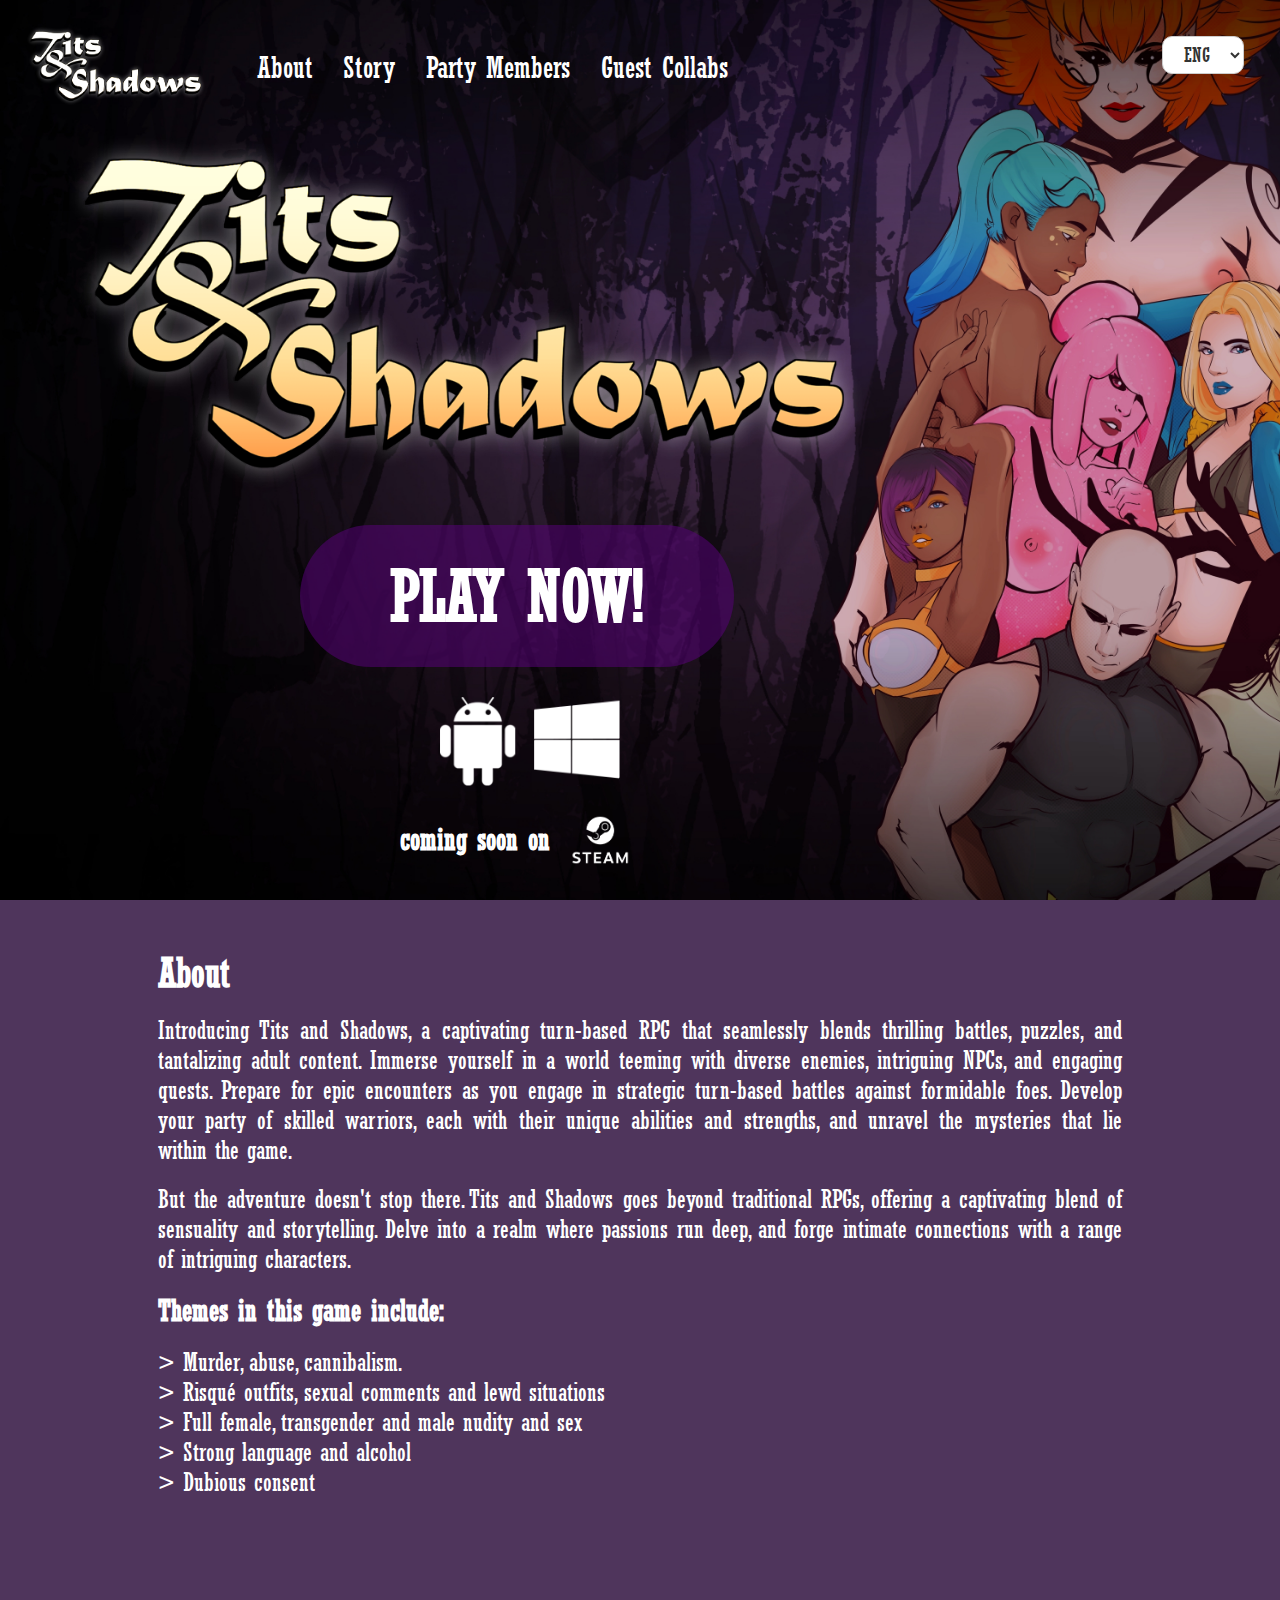
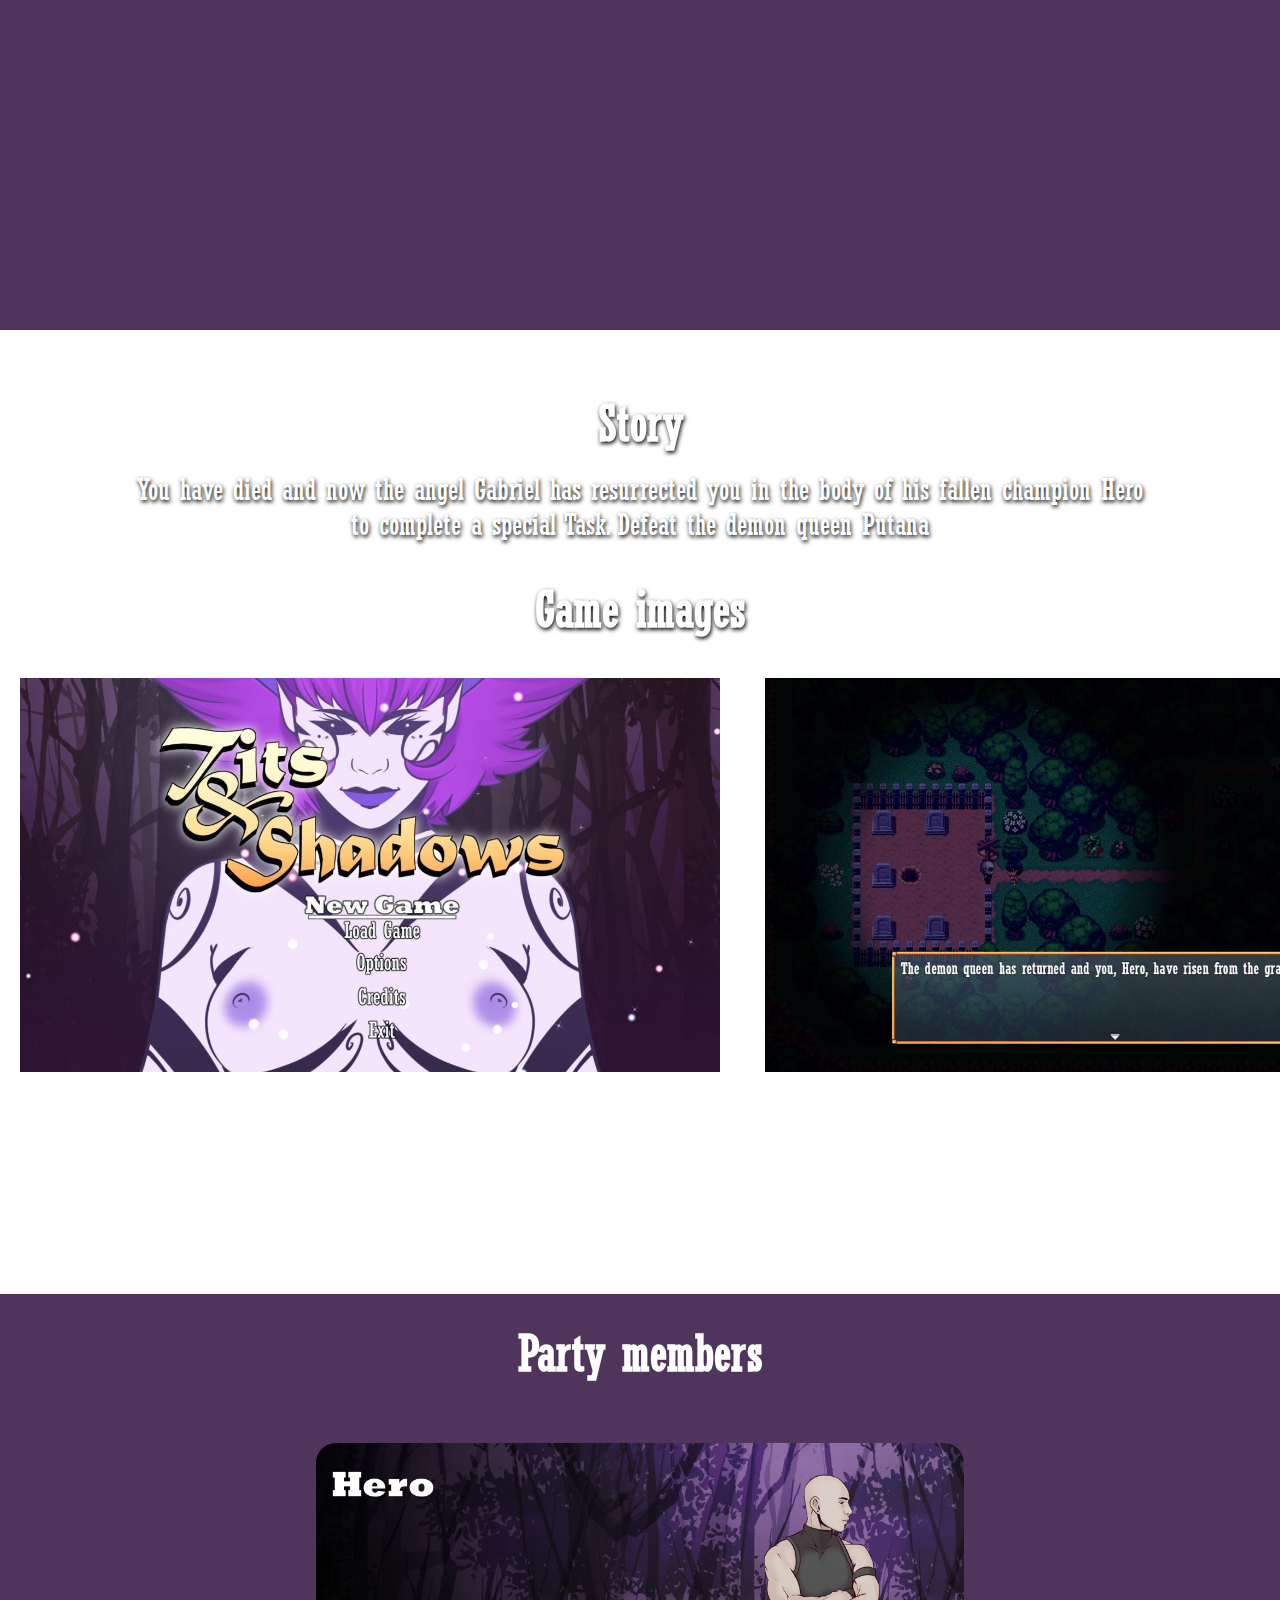
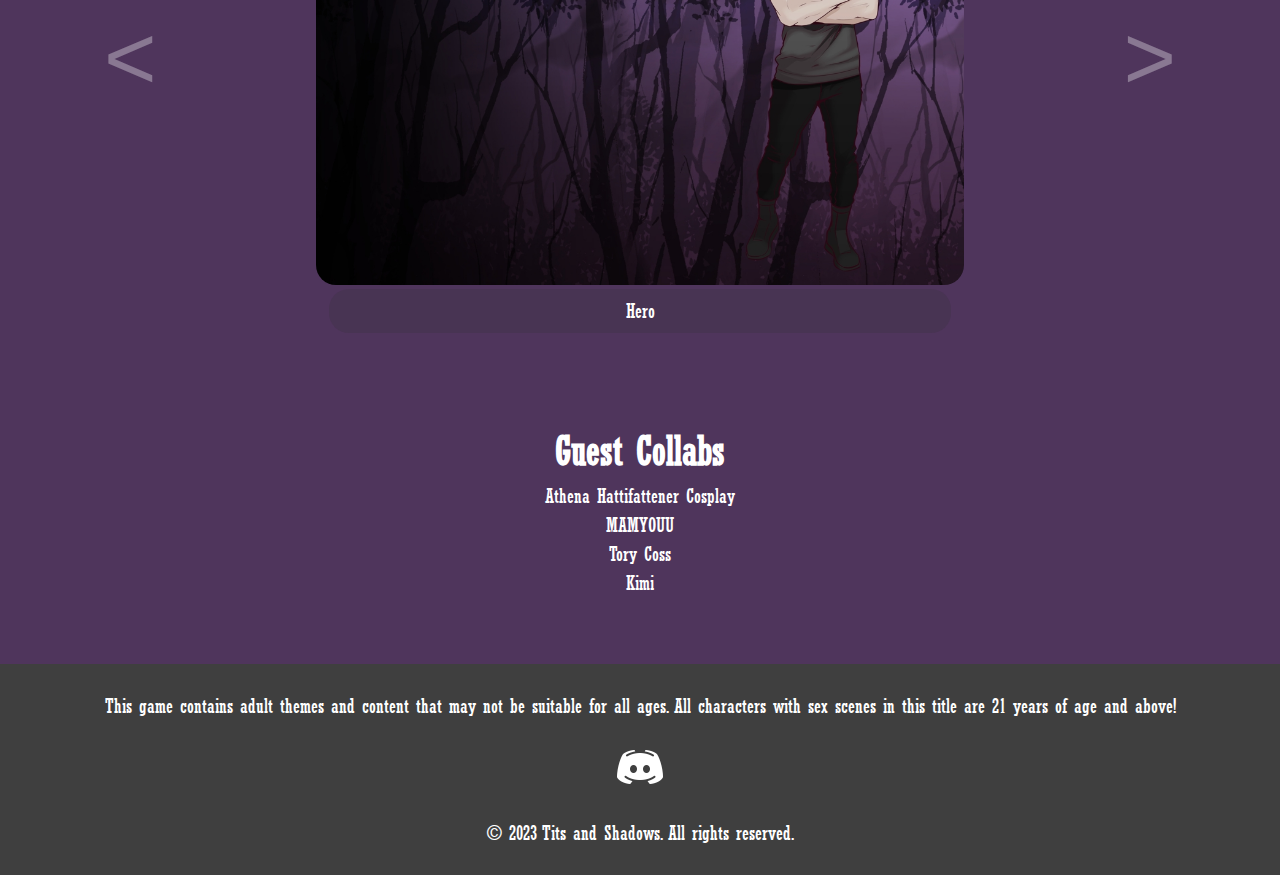
<file: index.html>
<!DOCTYPE html>
<html lang="en">
<head>
    <meta charset="UTF-8">
    <meta http-equiv="X-UA-Compatible" content="IE=edge">
    <meta name="viewport" content="width=device-width, initial-scale=1.0">
    <title>Tits And Shadows | Game</title>
    <link rel="stylesheet" href="style.css">
    <link
      rel="icon"
      type="image/x-icon"
      href="media/icoT&S.png" 
    />
</head>
<body>
    <!--Sección 1 -->
    <section class="sect1" id="home">
        <header class="header">
            <label class="header-nav">
                <a class="white-logo" href="#"><img src="media/logoBlanco.png" alt="Logo T&S white"></a>
                <nav class="nav-menu">
                    <a href="#about">About</a>
                    <a href="#story">Story</a>
                    <a href="#party-members">Party Members</a>
                    <a href="#guest-collabs">Guest Collabs</a>
                </nav>
                <div class="language">
                    <select id="language-Select">
                        <option value="eng" selected>ENG</option>
                        <option value="esp">ESP</option>
                        <option value="jpn">日本語</option>
                    </select>
                </div>
            </label>
        </header>
                <label class="left-top-items">
                    <img class="color-logo" src="media/logocolor.png" alt="Logo T&S color">
                    <h1><a href="https://www.newgrounds.com/portal/view/876537?updated=1680641482" class="play-button" target="_blank">PLAY NOW!</a></h1>
                    <img class="plataforms" src="media/Plataforms.png" alt="plataformas">
                </label>
                <div></div>
                <label class="steam-logo">
                    <h1>coming soon on</h1>
                    <img src="media/steamLogo.png" alt="Steam logo">
                </label>
    </section>

    <!--Sección 2 -->

    <section class="sect2" id="about">
        <label class="sect2">
            <h2 class="h2sect2">About</h2>
            <br>
            <p class="psect2">Introducing Tits and Shadows, a captivating turn-based RPG that seamlessly blends thrilling battles, puzzles, and tantalizing adult content. Immerse yourself in a world teeming with diverse enemies, intriguing NPCs, and engaging quests.
                Prepare for epic encounters as you engage in strategic turn-based battles against formidable foes. Develop your party of skilled warriors, each with their unique abilities and strengths, and unravel the mysteries that lie within the game.</p>
            <br>
            <p class="psect2">But the adventure doesn't stop there. Tits and Shadows goes beyond traditional RPGs, offering a captivating blend of sensuality and storytelling. Delve into a realm where passions run deep, and forge intimate connections with a range of intriguing characters.</p>
            <br>
            <label class="sect2label">
                <h2 class="h2themes">Themes in this game include:</h2>
                <br>
                <ul class="themes-list">
                    <li>> Murder, abuse, cannibalism.</li>
                    <li>> Risqué outfits, sexual comments and lewd situations</li>
                    <li>> Full female, transgender and male nudity and sex</li>
                    <li>> Strong language and alcohol</li>
                    <li>> Dubious consent</li>
                </ul>
            </label>
            <iframe class="trailer" src="https://www.youtube.com/embed/1qbX5-dUYTA" title="YouTube video player" frameborder="0" allow="accelerometer; autoplay; clipboard-write; encrypted-media; gyroscope; picture-in-picture; web-share" allowfullscreen></iframe>

        </label>

    </section>

    <!-- Sección 3 -->

    <section class="sect3" id="story">
        <div class="sect3">
            <h2 class="h2sect3">Story</h2>
            <br>
            <p class="psect3">You have died and now the angel Gabriel has resurrected you in the body of his fallen champion Hero to complete a special Task. Defeat the demon queen Putana</p>
            <br>
            <br>
            <h2 class="h2sect3">Game images</h2>
            <br>
        <div class="imagen-container">
            <img src="media/GameImage1.jpg" alt="Imagen 1">
            <img src="media/GameImage2.jpg" alt="Imagen 2">
            <img src="media/GameImage3.jpg" alt="Imagen 3">
            <img src="media/GameImage4.jpg" alt="Imagen 4">
            <!-- Agrega más imágenes según sea necesario -->
        </div>
        </div>
    </section>

    <!-- Sección 4 -->

    <section class="sect4" id="party-members">
        <div class="div-sect4">
            <h2 class="h2sect4">Party members</h2>
            <div class="image-viewer">
              <div class="image-container">
                <img id="current-image" src="media/HeroBio.jpg" alt="Hero Bio">
                <div id="image-text">Hero</div>
              </div>
              <button id="prev-button">&lt;</button>
              <button id="next-button">&gt;</button>
            </div>
              <script src="script.js"></script>
        </div>
    </section>

    <section class="sect5" id="guest-collabs">
        <div class="div-sect5">
            <h2 class="h2sect5">Guest Collabs</h2>
            <p class="psect5">Athena Hattifattener Cosplay</p>
            <p class="psect5">MAMYOUU</p>
            <p class="psect5">Tory Coss</p>
            <p class="psect5">Kimi</p>
        </div>
    </section>
    <footer>
        <p>This game contains adult themes and content that may not be suitable for all ages. All characters with sex scenes in this title are 21 years of age and above!</p>
        <br>
        <div class="redes">
            <a href="https://discord.gg/xrNR8zHPbZ" target="_blank"><img class="discord-logo" src="media/discordLogo.png" alt="Discord Logo"></a>
        </div>
        <br>
        <p>&copy; 2023 Tits and Shadows. All rights reserved.</p>
    </footer>

    <script>
        // Obtén el elemento select
        var languageSelect = document.getElementById('language-Select');

        // Agrega un evento change al select
        languageSelect.addEventListener('change', function() {
        // Obtiene el valor seleccionado
        var selectedLanguage = languageSelect.value;

        // Redirige al usuario a la página correspondiente
        if (selectedLanguage === 'eng') {
            window.location.href = 'index.html';
        } else if (selectedLanguage === 'esp') {
            window.location.href = 'Lang=ES.html';
        }else if (selectedLanguage === 'jpn'){
            window.location.href = 'Lang=日本語.html'
        }
        });
      </script>
</body>
</html>
</file>
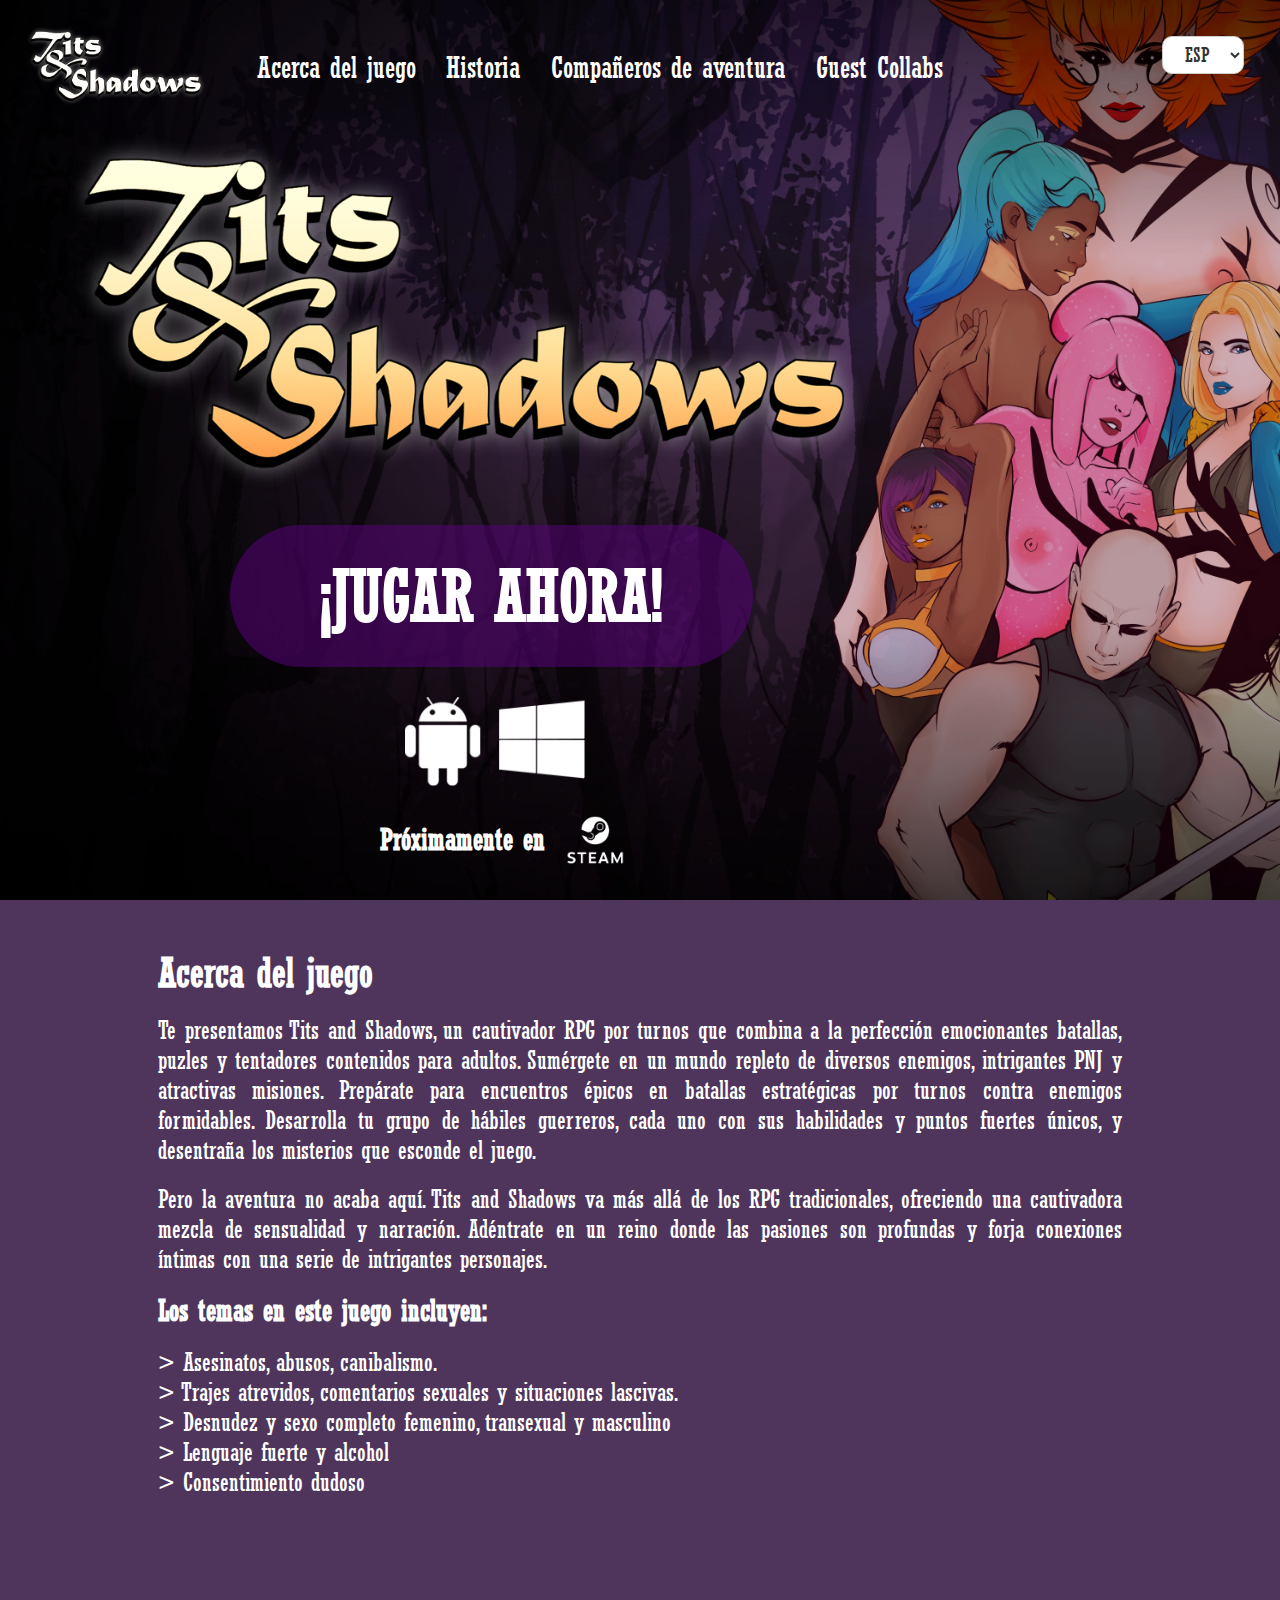
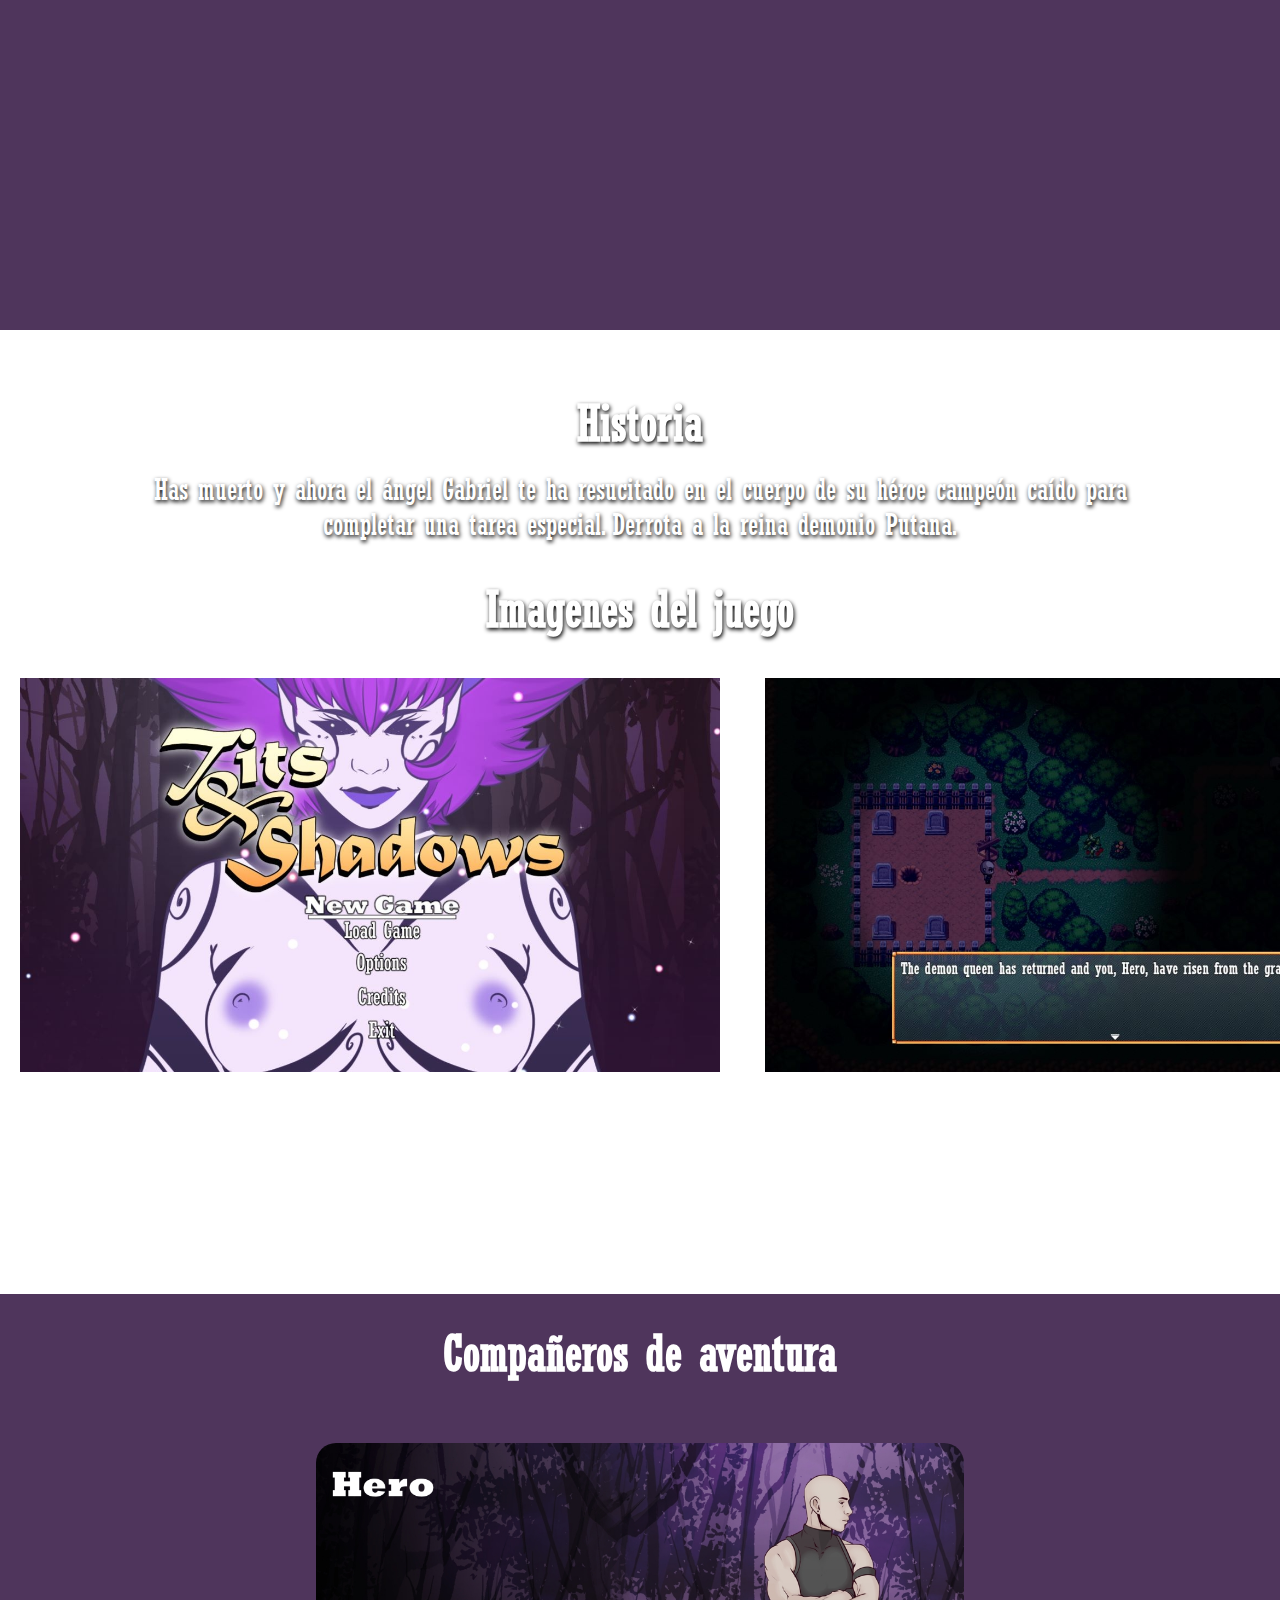
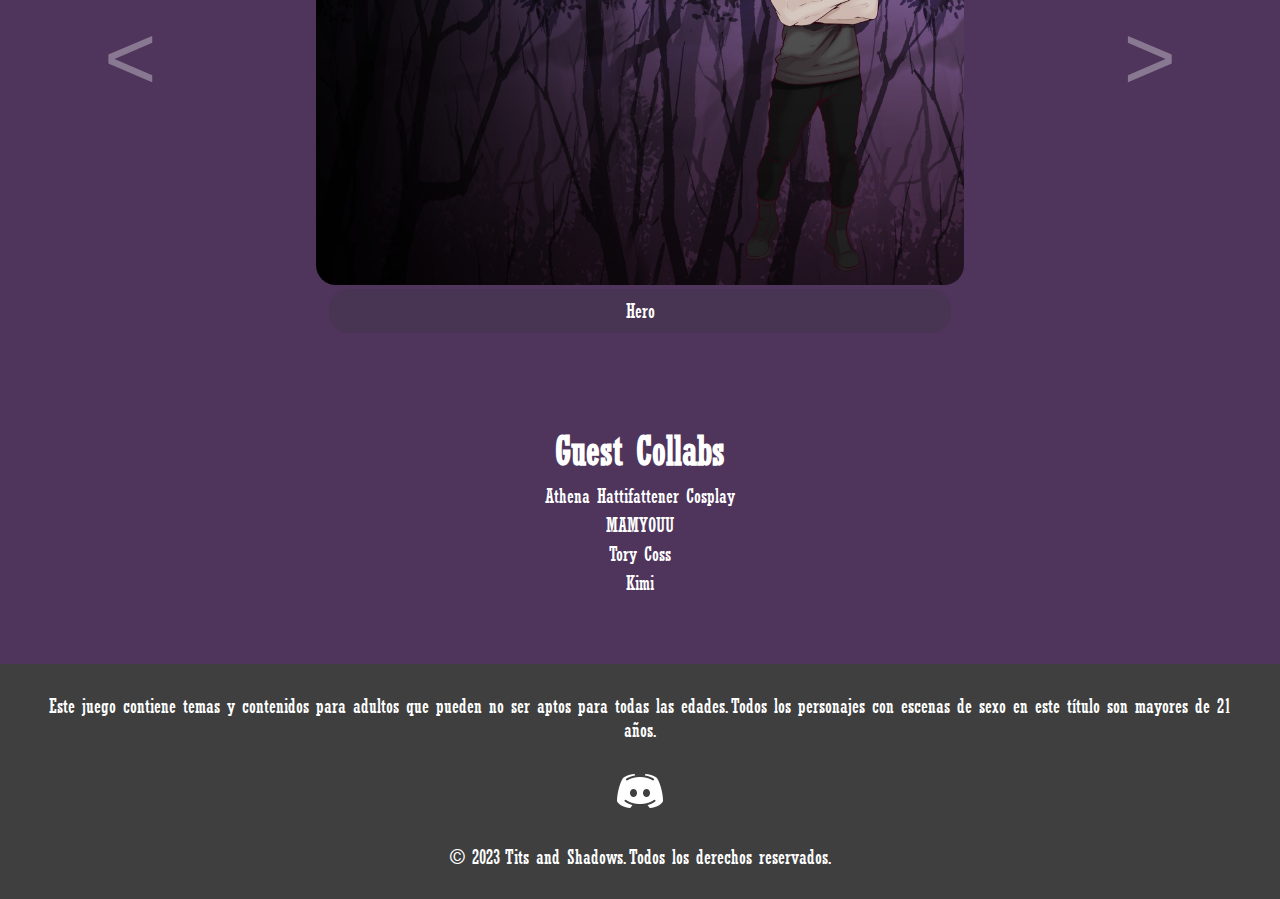
<file: Lang=ES.html>
<!DOCTYPE html>
<html lang="en">
<head>
    <meta charset="UTF-8">
    <meta http-equiv="X-UA-Compatible" content="IE=edge">
    <meta name="viewport" content="width=device-width, initial-scale=1.0">
    <title>Tits And Shadows | Game</title>
    <link rel="stylesheet" href="styleESP.css">
    <link
      rel="icon"
      type="image/x-icon"
      href="media/icoT&S.png" 
    />
</head>
<body>

    <section class="sect1">
        <header class="header">
            <label class="header-nav">
                <a class="white-logo" href="#"><img src="media/logoBlanco.png" alt="Logo T&S white"></a>
                <nav class="nav-menu">
                    <a href="#about">Acerca del juego</a>
                    <a href="#story">Historia</a>
                    <a href="#party-members">Compañeros de aventura</a>
                    <a href="#guest-collabs">Guest Collabs</a>
                </nav>
                <div class="language">
                    <select id="language-Select">
                        <option value="eng">ENG</option>
                        <option value="esp" selected>ESP</option>
                        <option value="jpn">日本語</option>
                    </select>
                </div>
            </label>
        </header>
                <label class="left-top-items">
                    <img class="color-logo" src="media/logocolor.png" alt="Logo T&S color">
                    <h1><a href="https://www.newgrounds.com/portal/view/876537?updated=1680641482" class="play-button" target="_blank">¡JUGAR AHORA!</a></h1>
                    <img class="plataforms" src="media/Plataforms.png" alt="plataformas">
                </label>
                <div></div>
                <label class="steam-logo">
                    <h1>Próximamente en </h1>
                    <img src="media/steamLogo.png" alt="Steam logo">
                </label>
    </section>

    <!--Sección 2 -->

    <section class="sect2" id="about">
        <label class="sect2">
            <h2 class="h2sect2">Acerca del juego</h2>
            <br>
            <p class="psect2">Te presentamos Tits and Shadows, un cautivador RPG por turnos que combina a la perfección emocionantes batallas, puzles y tentadores contenidos para adultos. Sumérgete en un mundo repleto de diversos enemigos, intrigantes PNJ y atractivas misiones.
                Prepárate para encuentros épicos en batallas estratégicas por turnos contra enemigos formidables. Desarrolla tu grupo de hábiles guerreros, cada uno con sus habilidades y puntos fuertes únicos, y desentraña los misterios que esconde el juego.</p>
            <br>
            <p class="psect2">Pero la aventura no acaba aquí. Tits and Shadows va más allá de los RPG tradicionales, ofreciendo una cautivadora mezcla de sensualidad y narración. Adéntrate en un reino donde las pasiones son profundas y forja conexiones íntimas con una serie de intrigantes personajes.</p>
            <br>
            <label class="sect2label">
                <h2 class="h2themes">Los temas en este juego incluyen:</h2>
                <br>
                <ul class="themes-list">
                    <li>> Asesinatos, abusos, canibalismo.</li>
                    <li>> Trajes atrevidos, comentarios sexuales y situaciones lascivas.</li>
                    <li>> Desnudez y sexo completo femenino, transexual y masculino</li>
                    <li>> Lenguaje fuerte y alcohol</li>
                    <li>> Consentimiento dudoso</li>
                </ul>
            </label>
            <iframe class="trailer" src="https://www.youtube.com/embed/1qbX5-dUYTA" title="YouTube video player" frameborder="0" allow="accelerometer; autoplay; clipboard-write; encrypted-media; gyroscope; picture-in-picture; web-share" allowfullscreen></iframe>

        </label>

    </section>

    <!-- Sección 3 -->

    <section class="sect3" id="story">
        <div class="sect3">
            <h2 class="h2sect3">Historia</h2>
            <br>
            <p class="psect3">Has muerto y ahora el ángel Gabriel te ha resucitado en el cuerpo de su héroe campeón caído para completar una tarea especial. Derrota a la reina demonio Putana.</p>
            <br>
            <br>
            <h2 class="h2sect3">Imagenes del juego</h2>
            <br>
        <div class="imagen-container">
            <img src="media/GameImage1.jpg" alt="Imagen 1">
            <img src="media/GameImage2.jpg" alt="Imagen 2">
            <img src="media/GameImage3.jpg" alt="Imagen 3">
            <img src="media/GameImage4.jpg" alt="Imagen 4">
            <!-- Agrega más imágenes según sea necesario -->
        </div>
        </div>
    </section>

    <!-- Sección 4 -->

    <section class="sect4" id="party-members">
        <div class="div-sect4">
            <h2 class="h2sect4">Compañeros de aventura</h2>
            <div class="image-viewer">
              <div class="image-container">
                <img id="current-image" src="media/HeroBio.jpg" alt="Hero Bio">
                <div id="image-text">Hero</div>
              </div>
              <button id="prev-button">&lt;</button>
              <button id="next-button">&gt;</button>
            </div>
              <script src="scriptESP.js"></script>
        </div>
    </section>

    <section class="sect5" id="guest-collabs">
        <div class="div-sect5">
            <h2 class="h2sect5">Guest Collabs</h2>
            <p class="psect5">Athena Hattifattener Cosplay</p>
            <p class="psect5">MAMYOUU</p>
            <p class="psect5">Tory Coss</p>
            <p class="psect5">Kimi</p>
        </div>
    </section>
    <footer>
        <p>Este juego contiene temas y contenidos para adultos que pueden no ser aptos para todas las edades. Todos los personajes con escenas de sexo en este título son mayores de 21 años.</p>
        <br>
        <div class="redes">
            <a href="https://discord.gg/xrNR8zHPbZ" target="_blank"><img class="discord-logo" src="media/discordLogo.png" alt="Discord Logo"></a>
        </div>
        <br>
        <p>&copy; 2023 Tits and Shadows. Todos los derechos reservados.</p>
    </footer>
    <script>
        // Obtén el elemento select
        var languageSelect = document.getElementById('language-Select');

        // Agrega un evento change al select
        languageSelect.addEventListener('change', function() {
        // Obtiene el valor seleccionado
        var selectedLanguage = languageSelect.value;

        // Redirige al usuario a la página correspondiente
        if (selectedLanguage === 'eng') {
            window.location.href = 'index.html';
        } else if (selectedLanguage === 'esp') {
            window.location.href = 'Lang=ES.html';
        }else if (selectedLanguage === 'jpn'){
            window.location.href = 'Lang=日本語.html'
        }
        });
      </script>
</body>
</html>
</file>
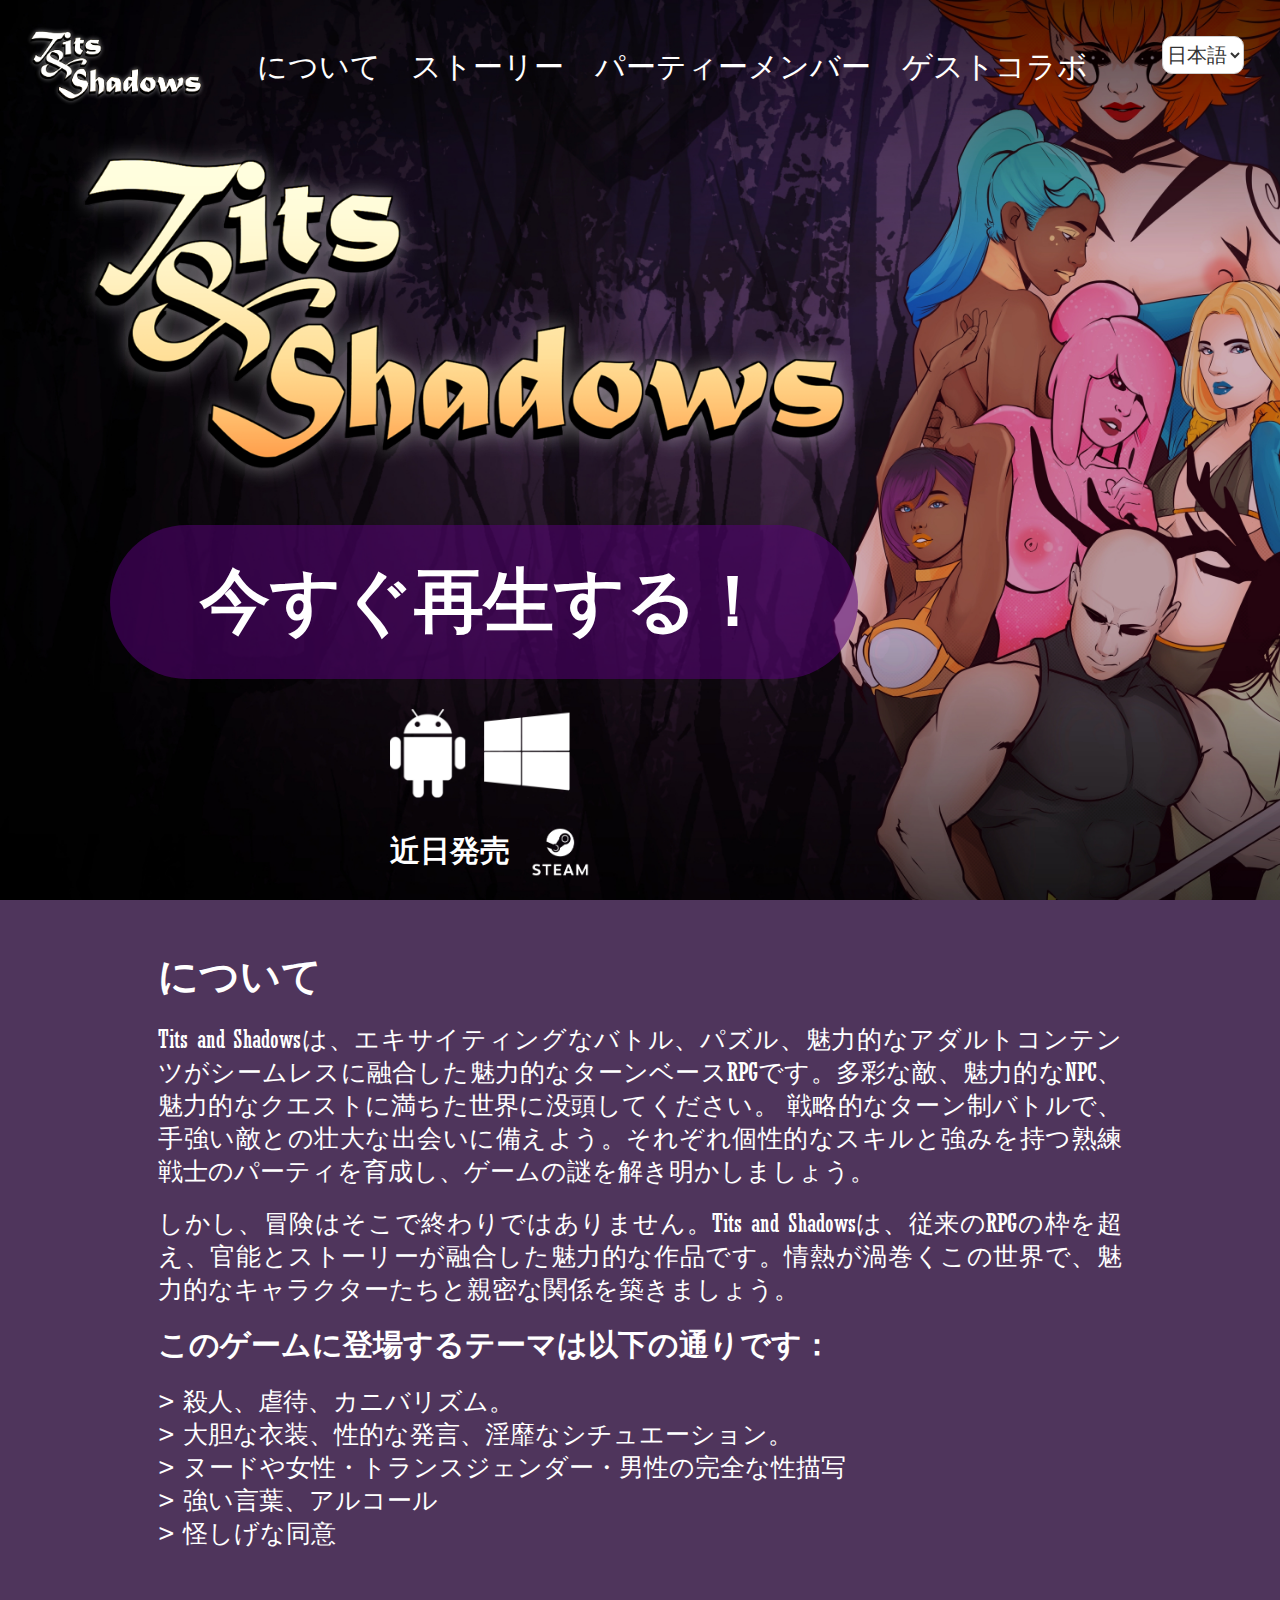
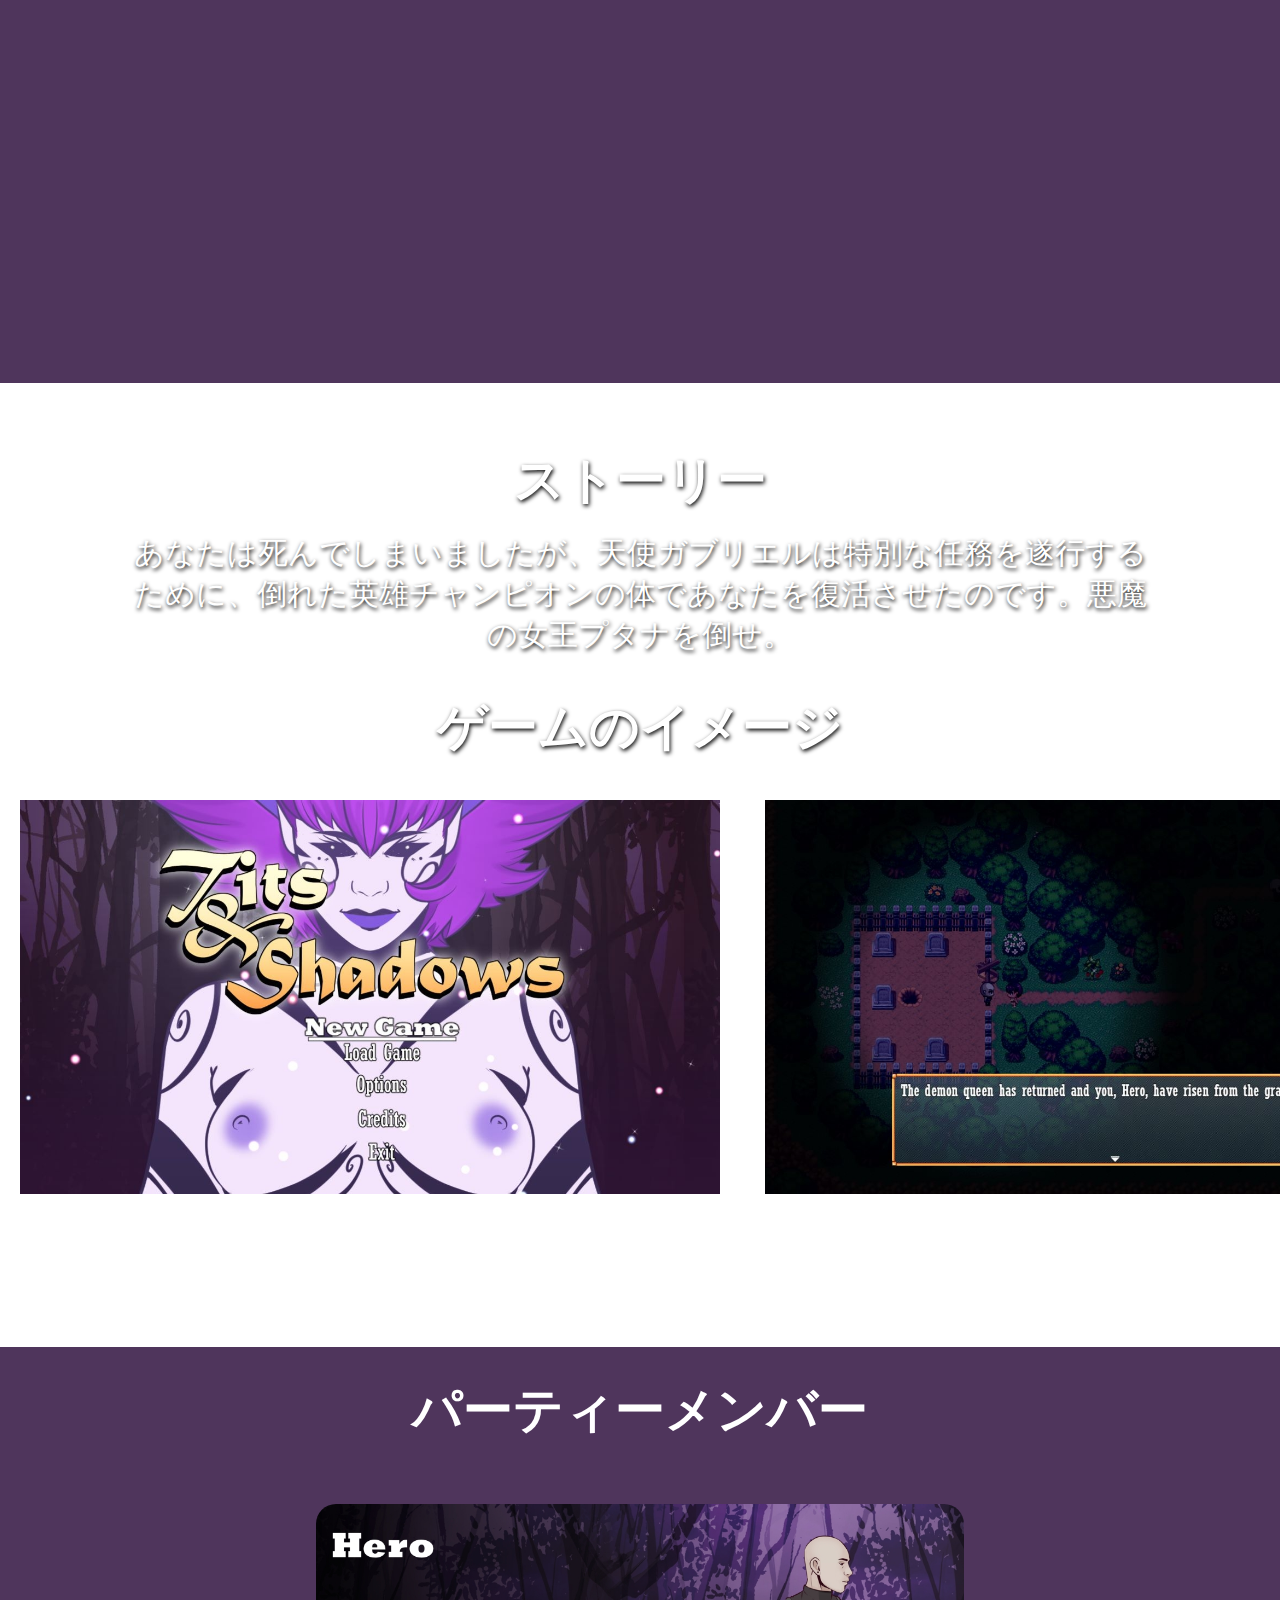
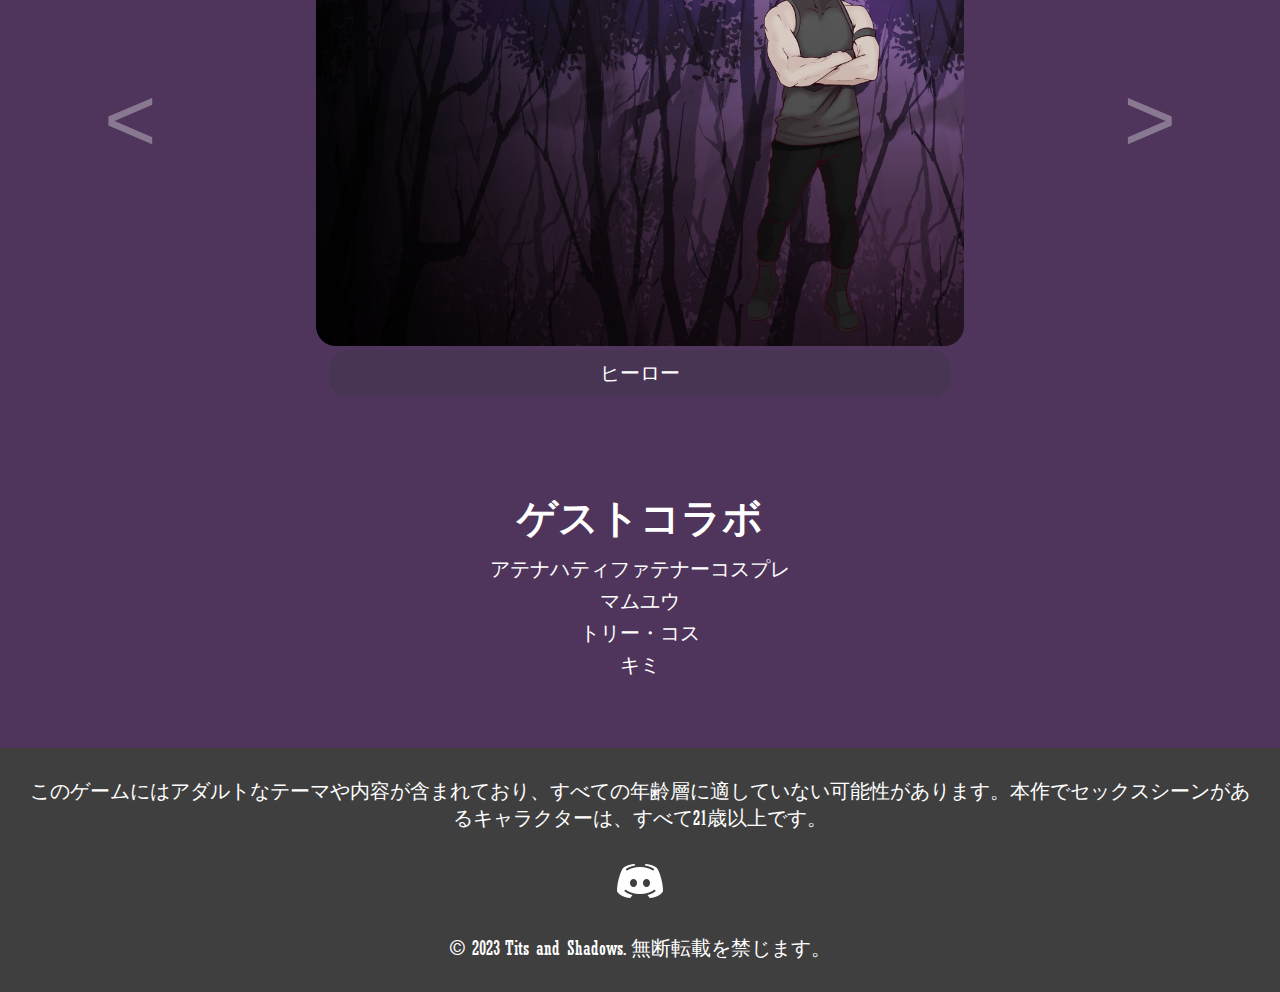
<file: Lang=日本語.html>
<!DOCTYPE html>
<html lang="en">
<head>
    <meta charset="UTF-8">
    <meta http-equiv="X-UA-Compatible" content="IE=edge">
    <meta name="viewport" content="width=device-width, initial-scale=1.0">
    <title>Tits And Shadows | Game</title>
    <link rel="stylesheet" href="styleJPN.css">
    <link
      rel="icon"
      type="image/x-icon"
      href="media/icoT&S.png" 
    />
</head>
<body>

    <section class="sect1">
        <header class="header">
            <label class="header-nav">
                <a class="white-logo" href="#"><img src="media/logoBlanco.png" alt="Logo T&S white"></a>
                <nav class="nav-menu">
                    <a href="#about">について</a>
                    <a href="#story">ストーリー</a>
                    <a href="#party-members">パーティーメンバー</a>
                    <a href="#guest-collabs">ゲストコラボ</a>
                </nav>
                <div class="language">
                    <select id="language-Select">
                        <option value="eng">ENG</option>
                        <option value="esp">ESP</option>
                        <option value="jpn" selected>日本語</option>
                    </select>
                </div>
            </label>
        </header>
                <label class="left-top-items">
                    <img class="color-logo" src="media/logocolor.png" alt="Logo T&S color">
                    <h1><a href="https://www.newgrounds.com/portal/view/876537?updated=1680641482" class="play-button" target="_blank">今すぐ再生する！</a></h1>
                    <img class="plataforms" src="media/Plataforms.png" alt="plataformas">
                </label>
                <div></div>
                <label class="steam-logo">
                    <h1>近日発売 </h1>
                    <img src="media/steamLogo.png" alt="Steam logo">
                </label>
    </section>

    <!--Sección 2 -->

    <section class="sect2" id="about">
        <label class="sect2">
            <h2 class="h2sect2">について</h2>
            <br>
            <p class="psect2">Tits and Shadowsは、エキサイティングなバトル、パズル、魅力的なアダルトコンテンツがシームレスに融合した魅力的なターンベースRPGです。多彩な敵、魅力的なNPC、魅力的なクエストに満ちた世界に没頭してください。
                戦略的なターン制バトルで、手強い敵との壮大な出会いに備えよう。それぞれ個性的なスキルと強みを持つ熟練戦士のパーティを育成し、ゲームの謎を解き明かしましょう。</p>
            <br>
            <p class="psect2">しかし、冒険はそこで終わりではありません。Tits and Shadowsは、従来のRPGの枠を超え、官能とストーリーが融合した魅力的な作品です。情熱が渦巻くこの世界で、魅力的なキャラクターたちと親密な関係を築きましょう。</p>
            <br>
            <label class="sect2label">
                <h2 class="h2themes">このゲームに登場するテーマは以下の通りです：</h2>
                <br>
                <ul class="themes-list">
                    <li>> 殺人、虐待、カニバリズム。</li>
                    <li>> 大胆な衣装、性的な発言、淫靡なシチュエーション。</li>
                    <li>> ヌードや女性・トランスジェンダー・男性の完全な性描写</li>
                    <li>> 強い言葉、アルコール</li>
                    <li>> 怪しげな同意</li>
                </ul>
            </label>
            <iframe class="trailer" src="https://www.youtube.com/embed/1qbX5-dUYTA" title="YouTube video player" frameborder="0" allow="accelerometer; autoplay; clipboard-write; encrypted-media; gyroscope; picture-in-picture; web-share" allowfullscreen></iframe>

        </label>

    </section>

    <!-- Sección 3 -->

    <section class="sect3" id="story">
        <div class="sect3">
            <h2 class="h2sect3">ストーリー</h2>
            <br>
            <p class="psect3">あなたは死んでしまいましたが、天使ガブリエルは特別な任務を遂行するために、倒れた英雄チャンピオンの体であなたを復活させたのです。悪魔の女王プタナを倒せ。</p>
            <br>
            <br>
            <h2 class="h2sect3">ゲームのイメージ</h2>
            <br>
        <div class="imagen-container">
            <img src="media/GameImage1.jpg" alt="Imagen 1">
            <img src="media/GameImage2.jpg" alt="Imagen 2">
            <img src="media/GameImage3.jpg" alt="Imagen 3">
            <img src="media/GameImage4.jpg" alt="Imagen 4">
            <!-- Agrega más imágenes según sea necesario -->
        </div>
        </div>
    </section>

    <!-- Sección 4 -->

    <section class="sect4" id="party-members">
        <div class="div-sect4">
            <h2 class="h2sect4">パーティーメンバー</h2>
            <div class="image-viewer">
              <div class="image-container">
                <img id="current-image" src="media/HeroBio.jpg" alt="Hero Bio">
                <div id="image-text">Hero - ヒーロー</div>
              </div>
              <button id="prev-button">&lt;</button>
              <button id="next-button">&gt;</button>
            </div>
              <script src="scriptJPN.js"></script>
        </div>
    </section>

    <section class="sect5" id="guest-collabs">
        <div class="div-sect5">
            <h2 class="h2sect5">ゲストコラボ</h2>
            <p class="psect5">アテナハティファテナーコスプレ</p>
            <p class="psect5">マムユウ</p>
            <p class="psect5">トリー・コス</p>
            <p class="psect5">キミ</p>
        </div>
    </section>
    <footer>
        <p>このゲームにはアダルトなテーマや内容が含まれており、すべての年齢層に適していない可能性があります。本作でセックスシーンがあるキャラクターは、すべて21歳以上です。</p>
        <br>
        <div class="redes">
            <a href="https://discord.gg/xrNR8zHPbZ" target="_blank"><img class="discord-logo" src="media/discordLogo.png" alt="Discord Logo"></a>
        </div>
        <br>
        <p>&copy; 2023 Tits and Shadows. 無断転載を禁じます。</p>
    </footer>


    <script>
        // Obtén el elemento select
        var languageSelect = document.getElementById('language-Select');

        // Agrega un evento change al select
        languageSelect.addEventListener('change', function() {
        // Obtiene el valor seleccionado
        var selectedLanguage = languageSelect.value;

        // Redirige al usuario a la página correspondiente
        if (selectedLanguage === 'eng') {
            window.location.href = 'index.html';
        } else if (selectedLanguage === 'esp') {
            window.location.href = 'Lang=ES.html';
        }else if (selectedLanguage === 'jpn'){
            window.location.href = 'Lang=日本語.html'
        }
        });
      </script>
</body>
</html>
</file>
<file: style.css>
@font-face {
    font-family: 'Rockwell Condensed';
    src: url('fonts/RockwellCondensed.ttf') format('truetype');
}
a{
    text-decoration: none;
    color: #fff;
}
*
{
    margin: 0 auto;
    padding: 0;
}
html {
    scroll-behavior: smooth;
}
body{
    font-family: 'Rockwell Condensed', Arial, sans-serif;
    color: #fff;
    background-color: #4f355c;
}
/*Sección 1*/
.sect1{
    width: 100%;
    height: 100vh;
    background: url(media/BGT&Sfull2.jpg);
    background-attachment: fixed;
    background-position: center;
    background-size: cover;
}
.header-nav{
    display:inline-flex;
    align-items: center;
}
.white-logo img{
    max-width: 180px;
    padding: 2vw;
}
.nav-menu{
    padding-left: 2vw; ;
}
.nav-menu a{
    font-size: 30px;
    margin-right: 2vw;
}
.nav-menu a:hover{
    color: #ffffff80;
}
select{
    margin: 10px;
    border-radius: 10px;
    position: absolute;
    right: 2vw;
    top: 2vw;
}
  
/* Agrega un estilo personalizado al select */
select {
    padding: 5px 0px;
    border: 1px solid #ccc;
    background-color: #fff;
    color: #333;
    font-size: 20px;
    font-family:'Rockwell Condensed', Arial, sans-serif ;
    text-align: center;
}
.left-top-items{
    margin-left: 2vw;
}
.left-top-items img{
    margin-left: 40px;
}
label img.color-logo {
    width: 800px;
    min-width: 100px;
}
.play-button{
    font-size: 70px;
    display: inline-block;
    background-color: #5601778c;
    padding: 30px 90px;
    border-radius: 100px;
    margin-left: 300px;
    margin-top: 30px;
}
.play-button:hover{
    background-color: #270136de;
}
.plataforms{
    width: 180px;
    padding-left: 400px;
    padding-top: 30px;
}
label.steam-logo{
    display:inline-flex;
    align-items: center;
    margin: 0 auto;
    padding-left: 400px;
    
}
.steam-logo img{
    width: 100px;
    margin: 0;
    padding: 0;
}
.steam-logo h1{
    font-size: 30px;
    margin: 0;
    padding: 0;
}
/*Sección 2*/
.sect2{
    background-color: #4f355c;
    margin: 30px 30px;
}
label.sect2{
    justify-content: center;
    text-align: justify;
    display: flexbox;
}
.h2sect2{
    font-size: 40px;
    margin-top: 20px;
    margin: auto 10vw;
}
.psect2{
    font-size: 25px;
    margin: auto 10vw;
}
.h2themes{
    font-size: 30px;
    margin-top: 20px;
    margin: auto 10vw;
}
.themes-list{
    font-size: 25px;
    list-style: none;
    margin: auto 10vw;
}
.trailer{
    margin-top: 5vw;
    display: flex;
    text-align: center;
    justify-content: center;
    width: 40vw;
    height: 25vw;
}

/* Sección 3*/
.sect3{
    width: 100%;
    height: 100vh;
    background: url(media/BGTitleGame.jpg);
    background-attachment: fixed;
    background-position: center;
    background-size: cover;
}
div.sect3{
    background-color: #ffffff;
    text-align: center;
    width: 100%;
    padding-top: 5vw;
}
.h2sect3{
    font-size: 50px;
    margin: 0px 10vw;
    text-shadow: 1px 2px 4px rgb(0, 0, 0);
}
.psect3{
    font-size: 30px;
    margin: 0px 10vw;
    text-shadow: 1px 2px 4px rgb(0, 0, 0);
}

/*Contenedor de imagenes*/
.imagen-container {
    overflow-x: scroll;
    white-space: nowrap;
    width: 100%;
    scrollbar-width: thin;
    scrollbar-color: gray darkgray;
    margin-bottom: 30px;
}
.imagen-container img {
    display: inline-block;
    width: 700px; /* Ajusta el ancho de las imágenes según tus necesidades */
    height: auto;
    padding: 20px;
}
.imagen-container::-webkit-scrollbar {
    width: 6px;
}
  
.imagen-container::-webkit-scrollbar-track {
    background: rgba(169, 169, 169, 0);
    border-radius: 10px;
}
  
.imagen-container::-webkit-scrollbar-thumb {
    background-color: #4f355c;
    border-radius: 10px;
}

/*Sección 4*/
.sect4{
    margin: 30px 30px;
    text-align: center;
}
.div-sect4{
    padding: 5vw;
}
.h2sect4{
    font-size: 50px;
    margin: 0px 10vw;
}

/*Visor de personajes*/
.image-viewer {
    display: flex;
    align-items: center;
    justify-content: center;
    text-align: center;
}
#image-text {
    width: 65%;
    text-align: center;
    justify-content: center;
    color: rgb(255, 255, 255);
    font-size: 20px;
    padding: 10px;
    margin: 0px auto;
    background-color: #33333334;
    border-radius: 20px;
}
  
#current-image {
    margin-top: 60px;
    max-width: 70%; /* Ajusta el tamaño de la imagen según tus preferencias */
    min-width: 300px;
    height: auto;
    border-radius: 20px;
}
  
#prev-button,
#next-button {
    font-family:Verdana, Geneva, Tahoma, sans-serif;
    font-style: bold;
    font-size: 90px;
    padding: 5px 10px;
    background-color: transparent;
    border: none;
    color: rgba(252, 252, 252, 0.336);
    cursor: pointer;
}
  
#prev-button {
    order: -1;
    margin-right: 10px;
}
  
#next-button {
    order: 1;
    margin-left: 10px;
}

/*Sección 5*/
.sect5{

    text-align: center;
}
.h2sect5{
    font-size: 40px;
    width: 100%;
    padding-bottom: 10px;
}
.div-sect5{
    padding-bottom: 5vw;
}
.psect5{
    font-size: 20px;
    margin-bottom: 5px;
}

/*footer*/
footer {
    background-color: #3f3f3f;
    text-align: center;
    font-size: 20px;
    padding: 30px;
}

img.discord-logo{
    width: 50px;
}
</file>
<file: styleESP.css>
@font-face {
    font-family: 'Rockwell Condensed';
    src: url('fonts/RockwellCondensed.ttf') format('truetype');
}
a{
    text-decoration: none;
    color: #fff;
}
*
{
    margin: 0 auto;
    padding: 0;
}
html {
    scroll-behavior: smooth;
}
body{
    font-family: 'Rockwell Condensed', Arial, sans-serif;
    color: #fff;
    background-color: #4f355c;
}
/*Sección 1*/
.sect1{
    width: 100%;
    height: 100vh;
    background: url(media/BGT&Sfull2.jpg);
    background-attachment: fixed;
    background-position: center;
    background-size: cover;
}
.header-nav{
    display:inline-flex;
    align-items: center;
}
.white-logo img{
    max-width: 180px;
    padding: 2vw;
}
.nav-menu{
    padding-left: 2vw; ;
}
.nav-menu a{
    font-size: 30px;
    margin-right: 2vw;
}
.nav-menu a:hover{
    color: #ffffff80;
}
select{
    margin: 10px;
    border-radius: 10px;
    position: absolute;
    right: 2vw;
    top: 2vw;
}
  
/* Agrega un estilo personalizado al select */
select {
    padding: 5px 0px;
    border: 1px solid #ccc;
    background-color: #fff;
    color: #333;
    font-size: 20px;
    font-family:'Rockwell Condensed', Arial, sans-serif ;
    text-align: center;
}
.left-top-items{
    margin-left: 2vw;
}
.left-top-items img{
    margin-left: 40px;
}
label img.color-logo {
    width: 800px;
    min-width: 100px;
}
.play-button{
    font-size: 70px;
    display: inline-block;
    background-color: #5601778c;
    padding: 30px 90px;
    border-radius: 100px;
    margin-left: 230px;
    margin-top: 30px;
}
.play-button:hover{
    background-color: #270136de;
}
.plataforms{
    width: 180px;
    padding-left: 365px;
    padding-top: 30px;
}
label.steam-logo{
    display:inline-flex;
    align-items: center;
    margin: 0 auto;
    padding-left: 380px;
    
}
.steam-logo img{
    width: 100px;
    margin: 0;
    padding: 0;
}
.steam-logo h1{
    font-size: 30px;
    margin: 0;
    padding: 0;
}
/*Sección 2*/
.sect2{
    background-color: #4f355c;
    margin: 30px 30px;
}
label.sect2{
    justify-content: center;
    text-align: justify;
    display: flexbox;
}
.h2sect2{
    font-size: 40px;
    margin-top: 20px;
    margin: auto 10vw;
}
.psect2{
    font-size: 25px;
    margin: auto 10vw;
}
.h2themes{
    font-size: 30px;
    margin-top: 20px;
    margin: auto 10vw;
}
.themes-list{
    font-size: 25px;
    list-style: none;
    margin: auto 10vw;
}
.trailer{
    margin-top: 5vw;
    display: flex;
    text-align: center;
    justify-content: center;
    width: 40vw;
    height: 25vw;
}

/* Sección 3*/
.sect3{
    width: 100%;
    height: 100vh;
    background: url(media/BGTitleGame.jpg);
    background-attachment: fixed;
    background-position: center;
    background-size: cover;
}
div.sect3{
    background-color: #ffffff;
    text-align: center;
    width: 100%;
    padding-top: 5vw;
}
.h2sect3{
    font-size: 50px;
    margin: 0px 10vw;
    text-shadow: 1px 2px 4px rgb(0, 0, 0);
}
.psect3{
    font-size: 30px;
    margin: 0px 10vw;
    text-shadow: 1px 2px 4px rgb(0, 0, 0);
}

/*Contenedor de imagenes*/
.imagen-container {
    overflow-x: scroll;
    white-space: nowrap;
    width: 100%;
    scrollbar-width: thin;
    scrollbar-color: gray darkgray;
    margin-bottom: 30px;
}
.imagen-container img {
    display: inline-block;
    width: 700px; /* Ajusta el ancho de las imágenes según tus necesidades */
    height: auto;
    padding: 20px;
}
.imagen-container::-webkit-scrollbar {
    width: 6px;
}
  
.imagen-container::-webkit-scrollbar-track {
    background: rgba(169, 169, 169, 0);
    border-radius: 10px;
}
  
.imagen-container::-webkit-scrollbar-thumb {
    background-color: #4f355c;
    border-radius: 10px;
}

/*Sección 4*/
.sect4{
    margin: 30px 30px;
    text-align: center;
}
.div-sect4{
    padding: 5vw;
}
.h2sect4{
    font-size: 50px;
    margin: 0px 10vw;
}

/*Visor de personajes*/
.image-viewer {
    display: flex;
    align-items: center;
    justify-content: center;
    text-align: center;
}
#image-text {
    width: 65%;
    text-align: center;
    justify-content: center;
    color: rgb(255, 255, 255);
    font-size: 20px;
    padding: 10px;
    margin: 0px auto;
    background-color: #33333334;
    border-radius: 20px;
}
  
#current-image {
    margin-top: 60px;
    max-width: 70%; /* Ajusta el tamaño de la imagen según tus preferencias */
    min-width: 300px;
    height: auto;
    border-radius: 20px;
}
  
#prev-button,
#next-button {
    font-family:Verdana, Geneva, Tahoma, sans-serif;
    font-style: bold;
    font-size: 90px;
    padding: 5px 10px;
    background-color: transparent;
    border: none;
    color: rgba(252, 252, 252, 0.336);
    cursor: pointer;
}
  
#prev-button {
    order: -1;
    margin-right: 10px;
}
  
#next-button {
    order: 1;
    margin-left: 10px;
}

/*Sección 5*/
.sect5{

    text-align: center;
}
.h2sect5{
    font-size: 40px;
    width: 100%;
    padding-bottom: 10px;
}
.div-sect5{
    padding-bottom: 5vw;
}
.psect5{
    font-size: 20px;
    margin-bottom: 5px;
}

/*footer*/
footer {
    background-color: #3f3f3f;
    text-align: center;
    font-size: 20px;
    padding: 30px;
}

img.discord-logo{
    width: 50px;
}
</file>
<file: styleJPN.css>
@font-face {
    font-family: 'Rockwell Condensed';
    src: url('fonts/RockwellCondensed.ttf') format('truetype');
}
a{
    text-decoration: none;
    color: #fff;
}
*
{
    margin: 0 auto;
    padding: 0;
}
html {
    scroll-behavior: smooth;
}
body{
    font-family: 'Rockwell Condensed', Arial, sans-serif;
    color: #fff;
    background-color: #4f355c;
}
/*Sección 1*/
.sect1{
    width: 100%;
    height: 100vh;
    background: url(media/BGT&Sfull2.jpg);
    background-attachment: fixed;
    background-position: center;
    background-size: cover;
}
.header-nav{
    display:inline-flex;
    align-items: center;
}
.white-logo img{
    max-width: 180px;
    padding: 2vw;
}
.nav-menu{
    padding-left: 2vw; ;
}
.nav-menu a{
    font-size: 30px;
    margin-right: 2vw;
}
.nav-menu a:hover{
    color: #ffffff80;
}
select{
    margin: 10px;
    border-radius: 10px;
    position: absolute;
    right: 2vw;
    top: 2vw;
}
  
/* Agrega un estilo personalizado al select */
select {
    padding: 5px 0px;
    border: 1px solid #ccc;
    background-color: #fff;
    color: #333;
    font-size: 20px;
    font-family:'Rockwell Condensed', Arial, sans-serif ;
    text-align: center;
}
.left-top-items{
    margin-left: 2vw;
}
.left-top-items img{
    margin-left: 40px;
}
label img.color-logo {
    width: 800px;
    min-width: 100px;
}
.play-button{
    font-size: 70px;
    display: inline-block;
    background-color: #5601778c;
    padding: 30px 90px;
    border-radius: 100px;
    margin-left: 110px;
    margin-top: 30px;
}
.play-button:hover{
    background-color: #270136de;
}
.plataforms{
    width: 180px;
    padding-left: 350px;
    padding-top: 30px;
}
label.steam-logo{
    display:inline-flex;
    align-items: center;
    margin: 0 auto;
    padding-left: 390px;
    
}
.steam-logo img{
    width: 100px;
    margin: 0;
    padding: 0;
}
.steam-logo h1{
    font-size: 30px;
    margin: 0;
    padding: 0;
}

/*Sección 2*/
.sect2{
    background-color: #4f355c;
    margin: 30px 30px;
}
label.sect2{
    justify-content: center;
    text-align: justify;
    display: flexbox;
}
.h2sect2{
    font-size: 40px;
    margin-top: 20px;
    margin: auto 10vw;
}
.psect2{
    font-size: 25px;
    margin: auto 10vw;
}
.h2themes{
    font-size: 30px;
    margin-top: 20px;
    margin: auto 10vw;
}
.themes-list{
    font-size: 25px;
    list-style: none;
    margin: auto 10vw;
}
.trailer{
    margin-top: 5vw;
    display: flex;
    text-align: center;
    justify-content: center;
    width: 40vw;
    height: 25vw;
}

/* Sección 3*/
.sect3{
    width: 100%;
    height: 100vh;
    background: url(media/BGTitleGame.jpg);
    background-attachment: fixed;
    background-position: center;
    background-size: cover;
}
div.sect3{
    background-color: #ffffff;
    text-align: center;
    width: 100%;
    padding-top: 5vw;
}
.h2sect3{
    font-size: 50px;
    margin: 0px 10vw;
    text-shadow: 1px 2px 4px rgb(0, 0, 0);
}
.psect3{
    font-size: 30px;
    margin: 0px 10vw;
    text-shadow: 1px 2px 4px rgb(0, 0, 0);
}

/*Contenedor de imagenes*/
.imagen-container {
    overflow-x: scroll;
    white-space: nowrap;
    width: 100%;
    scrollbar-width: thin;
    scrollbar-color: gray darkgray;
    margin-bottom: 30px;
}
.imagen-container img {
    display: inline-block;
    width: 700px; /* Ajusta el ancho de las imágenes según tus necesidades */
    height: auto;
    padding: 20px;
}
.imagen-container::-webkit-scrollbar {
    width: 6px;
}
  
.imagen-container::-webkit-scrollbar-track {
    background: rgba(169, 169, 169, 0);
    border-radius: 10px;
}
  
.imagen-container::-webkit-scrollbar-thumb {
    background-color: #4f355c;
    border-radius: 10px;
}

/*Sección 4*/
.sect4{
    margin: 30px 30px;
    text-align: center;
}
.div-sect4{
    padding: 5vw;
}
.h2sect4{
    font-size: 50px;
    margin: 0px 10vw;
}

/*Visor de personajes*/
.image-viewer {
    display: flex;
    align-items: center;
    justify-content: center;
    text-align: center;
}
#image-text {
    width: 65%;
    text-align: center;
    justify-content: center;
    color: rgb(255, 255, 255);
    font-size: 20px;
    padding: 10px;
    margin: 0px auto;
    background-color: #33333334;
    border-radius: 20px;
}
  
#current-image {
    margin-top: 60px;
    max-width: 70%; /* Ajusta el tamaño de la imagen según tus preferencias */
    min-width: 300px;
    height: auto;
    border-radius: 20px;
}
  
#prev-button,
#next-button {
    font-family:Verdana, Geneva, Tahoma, sans-serif;
    font-style: bold;
    font-size: 90px;
    padding: 5px 10px;
    background-color: transparent;
    border: none;
    color: rgba(252, 252, 252, 0.336);
    cursor: pointer;
}
  
#prev-button {
    order: -1;
    margin-right: 10px;
}
  
#next-button {
    order: 1;
    margin-left: 10px;
}

/*Sección 5*/
.sect5{

    text-align: center;
}
.h2sect5{
    font-size: 40px;
    width: 100%;
    padding-bottom: 10px;
}
.div-sect5{
    padding-bottom: 5vw;
}
.psect5{
    font-size: 20px;
    margin-bottom: 5px;
}

/*footer*/
footer {
    background-color: #3f3f3f;
    text-align: center;
    font-size: 20px;
    padding: 30px;
}

img.discord-logo{
    width: 50px;
}
</file>
